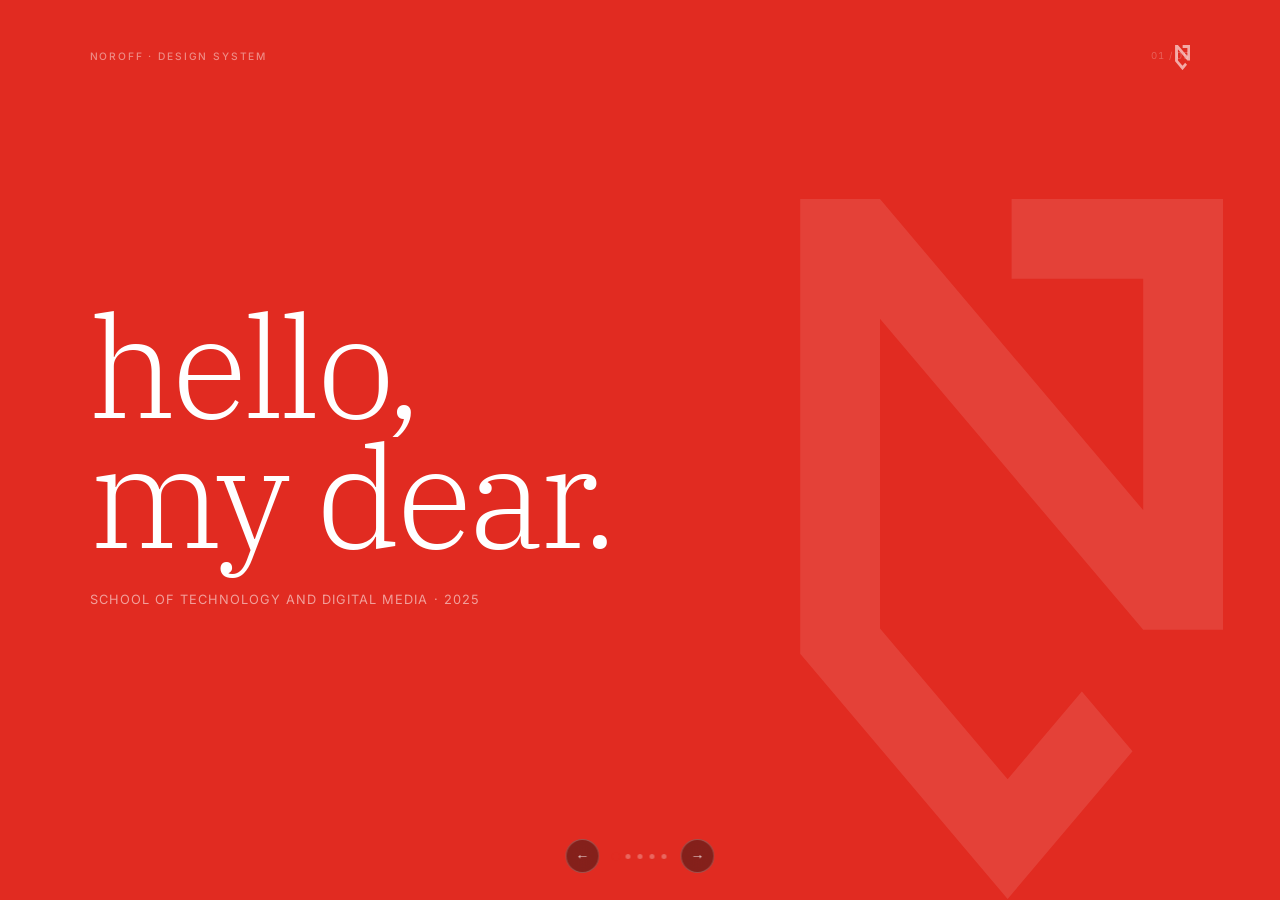
<file: Set up design system/slides.html>
<!DOCTYPE html>
<html lang="en">
<head>
  <meta charset="UTF-8" />
  <meta name="viewport" content="width=device-width, initial-scale=1.0" />
  <title>Noroff · Hello, My Dear</title>
  <link rel="preconnect" href="https://fonts.googleapis.com" />
  <link rel="preconnect" href="https://fonts.gstatic.com" crossorigin />
  <link href="https://fonts.googleapis.com/css2?family=Inter:wght@300;400;500;600;700&family=IBM+Plex+Serif:ital,wght@0,300;0,400;0,600;1,300&display=swap" rel="stylesheet" />
  <style>
    *, *::before, *::after { box-sizing: border-box; margin: 0; padding: 0; }

    :root {
      --primary:    #E12B21;
      --secondary:  #40403E;
      --background: #FAFAF8;
      --foreground: #1A1A19;
      --muted:      #F4F4F2;
      --muted-fg:   #5C5C5B;
      --border:     #DBDBD9;
    }

    html, body {
      width: 100%; height: 100%;
      overflow: hidden;
      background: #111;
      font-family: 'Inter', sans-serif;
    }

    #deck {
      position: relative;
      width: 100vw;
      height: 100vh;
      overflow: hidden;
    }

    .slide {
      position: absolute;
      inset: 0;
      display: flex;
      flex-direction: column;
      padding: 5.5vh 7vw 6vh;
      transition: transform 0.6s cubic-bezier(0.76, 0, 0.24, 1),
                  opacity  0.6s cubic-bezier(0.76, 0, 0.24, 1);
      will-change: transform, opacity;
    }
    .slide.inactive-right { transform: translateX(100%); opacity: 0; pointer-events: none; }
    .slide.inactive-left  { transform: translateX(-100%); opacity: 0; pointer-events: none; }
    .slide.active          { transform: translateX(0);    opacity: 1; }

    .slide-meta {
      display: flex;
      align-items: center;
      justify-content: space-between;
      flex-shrink: 0;
    }
    .slide-label {
      font-size: clamp(9px, 0.8vw, 12px);
      font-weight: 500;
      letter-spacing: 0.18em;
      text-transform: uppercase;
    }
    .slide-num {
      font-size: clamp(9px, 0.75vw, 11px);
      font-weight: 400;
      letter-spacing: 0.1em;
      font-variant-numeric: tabular-nums;
    }

    .mark { display: block; flex-shrink: 0; }

    /* SLIDE 1 - Cover */
    #s1 { background: var(--primary); }
    #s1 .slide-label { color: rgba(255,255,255,0.45); }
    #s1 .slide-num   { color: rgba(255,255,255,0.25); }

    #s1 .s1-body {
      flex: 1;
      display: flex;
      flex-direction: column;
      justify-content: center;
    }
    #s1 .s1-greeting {
      font-family: 'IBM Plex Serif', serif;
      font-weight: 300;
      font-size: clamp(72px, 11vw, 152px);
      line-height: 0.92;
      color: #fff;
      letter-spacing: -0.025em;
    }
    #s1 .s1-sub {
      margin-top: clamp(20px, 3.5vh, 40px);
      font-size: clamp(12px, 1vw, 15px);
      font-weight: 400;
      color: rgba(255,255,255,0.55);
      letter-spacing: 0.08em;
      text-transform: uppercase;
    }
    #s1 .s1-mark-bg {
      position: absolute;
      right: 4vw;
      bottom: 0;
      height: 78vh;
      width: auto;
      opacity: 0.1;
      pointer-events: none;
    }
    #s1 .s1-mark-sm {
      position: absolute;
      top: 5vh;
      right: 7vw;
      height: clamp(24px, 2.8vh, 36px);
      width: auto;
      opacity: 0.6;
    }

    /* SLIDE 2 - Brand Mark */
    #s2 { background: var(--background); }
    #s2 .slide-label { color: var(--primary); }
    #s2 .slide-num   { color: var(--muted-fg); }

    #s2 .s2-divider {
      height: 1px;
      background: var(--border);
      margin: 2.5vh 0;
      flex-shrink: 0;
    }
    #s2 .s2-body {
      flex: 1;
      display: grid;
      grid-template-columns: 1fr 1fr;
      gap: 5vw;
      align-items: center;
    }
    #s2 .s2-mark-col {
      display: flex;
      align-items: center;
      justify-content: center;
    }
    #s2 .s2-info-col {
      display: flex;
      flex-direction: column;
      gap: clamp(16px, 2.8vh, 32px);
    }
    #s2 .s2-headline {
      font-family: 'IBM Plex Serif', serif;
      font-weight: 300;
      font-size: clamp(28px, 3.2vw, 52px);
      line-height: 1.15;
      color: var(--foreground);
    }
    #s2 .s2-headline em {
      color: var(--primary);
      font-style: normal;
    }
    #s2 .s2-body-text {
      font-size: clamp(12px, 0.95vw, 15px);
      color: var(--muted-fg);
      line-height: 1.75;
      max-width: 38ch;
    }
    #s2 .s2-swatches {
      display: flex;
      gap: clamp(10px, 1.2vw, 18px);
    }
    #s2 .swatch { display: flex; flex-direction: column; gap: 7px; }
    #s2 .swatch-sq {
      width: clamp(36px, 3.8vw, 60px);
      height: clamp(36px, 3.8vw, 60px);
      border-radius: 5px;
    }
    #s2 .swatch-hex {
      font-size: clamp(9px, 0.7vw, 11px);
      font-family: 'Courier New', monospace;
      color: var(--foreground);
    }
    #s2 .swatch-name {
      font-size: clamp(9px, 0.65vw, 10px);
      font-weight: 500;
      color: var(--muted-fg);
      letter-spacing: 0.04em;
    }

    /* SLIDE 3 - Typography */
    #s3 { background: var(--foreground); }
    #s3 .slide-label { color: var(--primary); }
    #s3 .slide-num   { color: rgba(255,255,255,0.2); }

    #s3 .s3-body {
      flex: 1;
      display: flex;
      flex-direction: column;
      justify-content: center;
      gap: clamp(24px, 4vh, 48px);
    }
    #s3 .s3-quote {
      padding-left: clamp(20px, 2.5vw, 40px);
      border-left: 3px solid var(--primary);
    }
    #s3 .s3-quote-text {
      font-family: 'IBM Plex Serif', serif;
      font-weight: 300;
      font-size: clamp(52px, 7.5vw, 104px);
      line-height: 0.97;
      color: var(--primary);
      letter-spacing: -0.015em;
    }
    #s3 .s3-quote-cite {
      margin-top: clamp(10px, 1.8vh, 20px);
      font-size: clamp(10px, 0.8vw, 12px);
      font-weight: 500;
      color: rgba(255,255,255,0.28);
      letter-spacing: 0.18em;
      text-transform: uppercase;
    }
    #s3 .s3-specimens {
      display: flex;
      gap: clamp(24px, 4vw, 56px);
      padding-top: clamp(20px, 3vh, 36px);
      border-top: 1px solid rgba(255,255,255,0.07);
    }
    #s3 .specimen { display: flex; flex-direction: column; gap: 6px; }
    #s3 .spec-label {
      font-size: clamp(9px, 0.65vw, 10px);
      font-weight: 500;
      color: rgba(255,255,255,0.25);
      letter-spacing: 0.17em;
      text-transform: uppercase;
    }
    #s3 .spec-sample {
      font-size: clamp(20px, 1.9vw, 30px);
      font-weight: 300;
      color: rgba(255,255,255,0.8);
    }
    #s3 .spec-sample.serif { font-family: 'IBM Plex Serif', serif; color: rgba(255,255,255,0.5); }
    #s3 .spec-sample.dim   { color: rgba(255,255,255,0.3); }

    /* SLIDE 4 - Color System */
    #s4 {
      background: var(--background);
      padding-top: 0;
      padding-left: 0;
      padding-right: 0;
      padding-bottom: 0;
    }
    #s4 .s4-stripe {
      flex-shrink: 0;
      height: clamp(6px, 0.9vh, 10px);
      background: linear-gradient(90deg, #E12B21 0%, #AA0D04 20%, #40403E 40%, #FFABA6 65%, #F4F4F2 85%, #FAFAF8 100%);
    }
    #s4 .s4-inner {
      flex: 1;
      display: flex;
      flex-direction: column;
      padding: 4vh 7vw 5vh;
      gap: 2.5vh;
      position: relative;
    }
    #s4 .slide-label { color: var(--primary); }
    #s4 .slide-num   { color: var(--muted-fg); }

    #s4 .s4-palette { flex: 1; display: flex; flex-direction: column; justify-content: center; gap: 2.5vh; }
    #s4 .palette-group { display: flex; flex-direction: column; gap: 1.2vh; }
    #s4 .palette-group-label {
      font-size: clamp(9px, 0.65vw, 10px);
      font-weight: 500;
      letter-spacing: 0.18em;
      text-transform: uppercase;
      color: var(--muted-fg);
    }
    #s4 .palette-row { display: flex; gap: clamp(8px, 1vw, 16px); }
    #s4 .chip { display: flex; flex-direction: column; gap: 6px; flex: 1; }
    #s4 .chip-sq {
      border-radius: 5px;
      height: clamp(40px, 5.5vh, 72px);
      border: 1px solid rgba(0,0,0,0.05);
    }
    #s4 .chip-hex {
      font-size: clamp(9px, 0.65vw, 11px);
      font-family: 'Courier New', monospace;
      color: var(--foreground);
    }
    #s4 .chip-name {
      font-size: clamp(9px, 0.6vw, 10px);
      font-weight: 500;
      color: var(--muted-fg);
    }
    #s4 .s4-mark-wm {
      position: absolute;
      right: 6vw;
      bottom: 5vh;
      height: clamp(60px, 18vh, 160px);
      width: auto;
      opacity: 0.06;
      pointer-events: none;
    }

    /* SLIDE 5 - Closing */
    #s5 { background: var(--secondary); }
    #s5 .slide-label { color: rgba(255,255,255,0.25); }
    #s5 .slide-num   { color: rgba(255,255,255,0.15); }

    #s5 .s5-body {
      flex: 1;
      display: flex;
      flex-direction: column;
      justify-content: center;
      gap: clamp(20px, 3vh, 36px);
    }
    #s5 .s5-greeting {
      font-family: 'IBM Plex Serif', serif;
      font-weight: 300;
      font-size: clamp(64px, 10vw, 136px);
      line-height: 0.93;
      color: #fff;
      letter-spacing: -0.025em;
    }
    #s5 .s5-url {
      font-size: clamp(12px, 1vw, 15px);
      color: rgba(255,255,255,0.35);
      letter-spacing: 0.1em;
    }
    #s5 .s5-footer {
      display: flex;
      align-items: center;
      justify-content: space-between;
      flex-shrink: 0;
    }
    #s5 .s5-version {
      font-size: clamp(9px, 0.65vw, 10px);
      font-weight: 500;
      color: rgba(255,255,255,0.18);
      letter-spacing: 0.16em;
      text-transform: uppercase;
      font-family: 'Courier New', monospace;
    }

    /* Navigation */
    #nav {
      position: fixed;
      bottom: clamp(16px, 3vh, 32px);
      left: 50%;
      transform: translateX(-50%);
      display: flex;
      align-items: center;
      gap: 14px;
      z-index: 200;
    }
    .nav-btn {
      width: 34px; height: 34px;
      border-radius: 50%;
      border: 1.5px solid rgba(255,255,255,0.22);
      background: rgba(20,20,20,0.45);
      backdrop-filter: blur(12px);
      -webkit-backdrop-filter: blur(12px);
      color: rgba(255,255,255,0.8);
      font-size: 14px;
      cursor: pointer;
      display: flex; align-items: center; justify-content: center;
      transition: background 0.2s, border-color 0.2s, color 0.2s;
      line-height: 1;
    }
    .nav-btn:hover {
      background: rgba(225,43,33,0.75);
      border-color: #E12B21;
      color: #fff;
    }
    .nav-dots { display: flex; gap: 7px; align-items: center; }
    .dot {
      width: 5px; height: 5px;
      border-radius: 50%;
      background: rgba(255,255,255,0.28);
      cursor: pointer;
      transition: background 0.25s, transform 0.25s;
    }
    .dot.active {
      background: #E12B21;
      transform: scale(1.5);
    }
  </style>
</head>
<body>
<div id="deck">

  <!-- SLIDE 1 - Cover -->
  <div class="slide active" id="s1">
    <div class="slide-meta">
      <span class="slide-label">Noroff · Design System</span>
      <span class="slide-num">01 / 05</span>
    </div>

    <svg class="mark s1-mark-bg" viewBox="0 0 54 88" fill="none" xmlns="http://www.w3.org/2000/svg">
      <path d="M43.2778 39.1367V10.1367H26.7778V0.136719H53.2778V54.1367H43.2778L10.2778 15.1367V53.9541L26.2778 72.8633L35.5845 61.8633L41.9312 69.3633L26.2778 87.8633L0.277832 57.1367V0.136719H10.2778L43.2778 39.1367Z" fill="white"/>
    </svg>

    <svg class="mark s1-mark-sm" viewBox="0 0 54 88" fill="none" xmlns="http://www.w3.org/2000/svg">
      <path d="M43.2778 39.1367V10.1367H26.7778V0.136719H53.2778V54.1367H43.2778L10.2778 15.1367V53.9541L26.2778 72.8633L35.5845 61.8633L41.9312 69.3633L26.2778 87.8633L0.277832 57.1367V0.136719H10.2778L43.2778 39.1367Z" fill="white"/>
    </svg>

    <div class="s1-body">
      <div class="s1-greeting">hello,<br>my dear.</div>
      <div class="s1-sub">School of Technology and Digital Media · 2025</div>
    </div>
  </div>

  <!-- SLIDE 2 - Brand Mark -->
  <div class="slide inactive-right" id="s2">
    <div class="slide-meta">
      <span class="slide-label">01 · Brand Identity</span>
      <span class="slide-num">02 / 05</span>
    </div>
    <div class="s2-divider"></div>

    <div class="s2-body">
      <div class="s2-mark-col">
        <svg style="height:clamp(100px,17vh,210px);width:auto;color:#E12B21;" viewBox="0 0 54 88" fill="none" xmlns="http://www.w3.org/2000/svg">
          <path d="M43.2778 39.1367V10.1367H26.7778V0.136719H53.2778V54.1367H43.2778L10.2778 15.1367V53.9541L26.2778 72.8633L35.5845 61.8633L41.9312 69.3633L26.2778 87.8633L0.277832 57.1367V0.136719H10.2778L43.2778 39.1367Z" fill="currentColor"/>
        </svg>
      </div>

      <div class="s2-info-col">
        <div class="s2-headline">A mark built on <em>clarity</em><br>and creative ambition.</div>
        <div class="s2-body-text">The Noroff mark is the cornerstone of our visual identity. It appears on white, reversed white on dark, and reversed white on primary red. Never recoloured to any other hue.</div>
        <div class="s2-swatches">
          <div class="swatch">
            <div class="swatch-sq" style="background:#E12B21;"></div>
            <div class="swatch-hex">#E12B21</div>
            <div class="swatch-name">Primary Red</div>
          </div>
          <div class="swatch">
            <div class="swatch-sq" style="background:#40403E;"></div>
            <div class="swatch-hex">#40403E</div>
            <div class="swatch-name">Secondary</div>
          </div>
          <div class="swatch">
            <div class="swatch-sq" style="background:#FAFAF8;border:1px solid #DBDBD9;"></div>
            <div class="swatch-hex">#FAFAF8</div>
            <div class="swatch-name">Background</div>
          </div>
          <div class="swatch">
            <div class="swatch-sq" style="background:#1A1A19;"></div>
            <div class="swatch-hex">#1A1A19</div>
            <div class="swatch-name">Foreground</div>
          </div>
        </div>
      </div>
    </div>
  </div>

  <!-- SLIDE 3 - Typography -->
  <div class="slide inactive-right" id="s3">
    <div class="slide-meta">
      <span class="slide-label">03 · Typography</span>
      <span class="slide-num">03 / 05</span>
    </div>

    <div class="s3-body">
      <div class="s3-quote">
        <div class="s3-quote-text">hello,<br>my dear.</div>
        <div class="s3-quote-cite">IBM Plex Serif · Light 300 · Hero display</div>
      </div>

      <div class="s3-specimens">
        <div class="specimen">
          <div class="spec-label">Primary Face</div>
          <div class="spec-sample">Inter</div>
        </div>
        <div class="specimen">
          <div class="spec-label">Display Face</div>
          <div class="spec-sample serif">IBM Plex Serif</div>
        </div>
        <div class="specimen">
          <div class="spec-label">Base Size</div>
          <div class="spec-sample dim">16px / 400</div>
        </div>
        <div class="specimen">
          <div class="spec-label">Hero Display</div>
          <div class="spec-sample dim">140px / 300</div>
        </div>
      </div>
    </div>
  </div>

  <!-- SLIDE 4 - Color System -->
  <div class="slide inactive-right" id="s4">
    <div class="s4-stripe"></div>

    <div class="s4-inner">
      <div class="slide-meta">
        <span class="slide-label">02 · Color System</span>
        <span class="slide-num">04 / 05</span>
      </div>

      <div class="s4-palette">
        <div class="palette-group">
          <div class="palette-group-label">Brand</div>
          <div class="palette-row">
            <div class="chip"><div class="chip-sq" style="background:#E12B21;"></div><div class="chip-hex">#E12B21</div><div class="chip-name">Primary Red</div></div>
            <div class="chip"><div class="chip-sq" style="background:#40403E;"></div><div class="chip-hex">#40403E</div><div class="chip-name">Secondary</div></div>
            <div class="chip"><div class="chip-sq" style="background:#FAFAF8;border-color:#DBDBD9;"></div><div class="chip-hex">#FAFAF8</div><div class="chip-name">Background</div></div>
          </div>
        </div>

        <div class="palette-group">
          <div class="palette-group-label">Neutrals</div>
          <div class="palette-row">
            <div class="chip"><div class="chip-sq" style="background:#1A1A19;"></div><div class="chip-hex">#1A1A19</div><div class="chip-name">Foreground</div></div>
            <div class="chip"><div class="chip-sq" style="background:#5C5C5B;"></div><div class="chip-hex">#5C5C5B</div><div class="chip-name">Neutral 1</div></div>
            <div class="chip"><div class="chip-sq" style="background:#8F8E8D;"></div><div class="chip-hex">#8F8E8D</div><div class="chip-name">Neutral 2</div></div>
            <div class="chip"><div class="chip-sq" style="background:#C2C1C0;border-color:#DBDBD9;"></div><div class="chip-hex">#C2C1C0</div><div class="chip-name">Neutral 3</div></div>
            <div class="chip"><div class="chip-sq" style="background:#DBDBD9;border-color:#DBDBD9;"></div><div class="chip-hex">#DBDBD9</div><div class="chip-name">Border</div></div>
            <div class="chip"><div class="chip-sq" style="background:#F4F4F2;border-color:#DBDBD9;"></div><div class="chip-hex">#F4F4F2</div><div class="chip-name">Muted</div></div>
          </div>
        </div>

        <div class="palette-group">
          <div class="palette-group-label">Accent</div>
          <div class="palette-row">
            <div class="chip"><div class="chip-sq" style="background:#FFABA6;"></div><div class="chip-hex">#FFABA6</div><div class="chip-name">Accent Light</div></div>
            <div class="chip"><div class="chip-sq" style="background:#AA0D04;"></div><div class="chip-hex">#AA0D04</div><div class="chip-name">Accent Dark</div></div>
          </div>
        </div>
      </div>

      <svg class="mark s4-mark-wm" viewBox="0 0 54 88" fill="none" xmlns="http://www.w3.org/2000/svg">
        <path d="M43.2778 39.1367V10.1367H26.7778V0.136719H53.2778V54.1367H43.2778L10.2778 15.1367V53.9541L26.2778 72.8633L35.5845 61.8633L41.9312 69.3633L26.2778 87.8633L0.277832 57.1367V0.136719H10.2778L43.2778 39.1367Z" fill="#E12B21"/>
      </svg>
    </div>
  </div>

  <!-- SLIDE 5 - Closing -->
  <div class="slide inactive-right" id="s5">
    <div class="slide-meta">
      <span class="slide-label">Noroff · 2025</span>
      <span class="slide-num">05 / 05</span>
    </div>

    <div class="s5-body">
      <svg style="height:clamp(32px,5.5vh,64px);width:auto;color:#E12B21;" viewBox="0 0 54 88" fill="none" xmlns="http://www.w3.org/2000/svg">
        <path d="M43.2778 39.1367V10.1367H26.7778V0.136719H53.2778V54.1367H43.2778L10.2778 15.1367V53.9541L26.2778 72.8633L35.5845 61.8633L41.9312 69.3633L26.2778 87.8633L0.277832 57.1367V0.136719H10.2778L43.2778 39.1367Z" fill="currentColor"/>
      </svg>

      <div class="s5-greeting">hello,<br>my dear.</div>
      <div class="s5-url">noroff.no</div>
    </div>

    <div class="s5-footer">
      <div class="s5-version">Noroff Design System · v1.0</div>
      <div class="s5-version">Inter · IBM Plex Serif · #E12B21</div>
    </div>
  </div>

</div>

<!-- Navigation -->
<div id="nav">
  <button class="nav-btn" id="prev-btn" onclick="navigate(-1)">&#8592;</button>
  <div class="nav-dots" id="dots">
    <div class="dot active" onclick="goTo(0)"></div>
    <div class="dot" onclick="goTo(1)"></div>
    <div class="dot" onclick="goTo(2)"></div>
    <div class="dot" onclick="goTo(3)"></div>
    <div class="dot" onclick="goTo(4)"></div>
  </div>
  <button class="nav-btn" id="next-btn" onclick="navigate(1)">&#8594;</button>
</div>

<script>
  const slides = document.querySelectorAll('.slide');
  const dots   = document.querySelectorAll('.dot');
  let current  = 0;

  function goTo(index) {
    const prev = current;
    if (index === prev) return;
    slides[prev].className = 'slide ' + (index > prev ? 'inactive-left' : 'inactive-right');
    current = index;
    slides[current].className = 'slide active';
    dots.forEach((d, i) => d.classList.toggle('active', i === current));
  }

  function navigate(dir) {
    const next = current + dir;
    if (next >= 0 && next < slides.length) goTo(next);
  }

  document.addEventListener('keydown', (e) => {
    if (e.key === 'ArrowRight' || e.key === 'ArrowDown' || e.key === ' ') {
      e.preventDefault(); navigate(1);
    }
    if (e.key === 'ArrowLeft' || e.key === 'ArrowUp') {
      e.preventDefault(); navigate(-1);
    }
  });

  let touchX = 0;
  document.addEventListener('touchstart', (e) => { touchX = e.touches[0].clientX; }, { passive: true });
  document.addEventListener('touchend', (e) => {
    const dx = e.changedTouches[0].clientX - touchX;
    if (Math.abs(dx) > 48) navigate(dx < 0 ? 1 : -1);
  });
</script>
</body>
</html>
</file>
